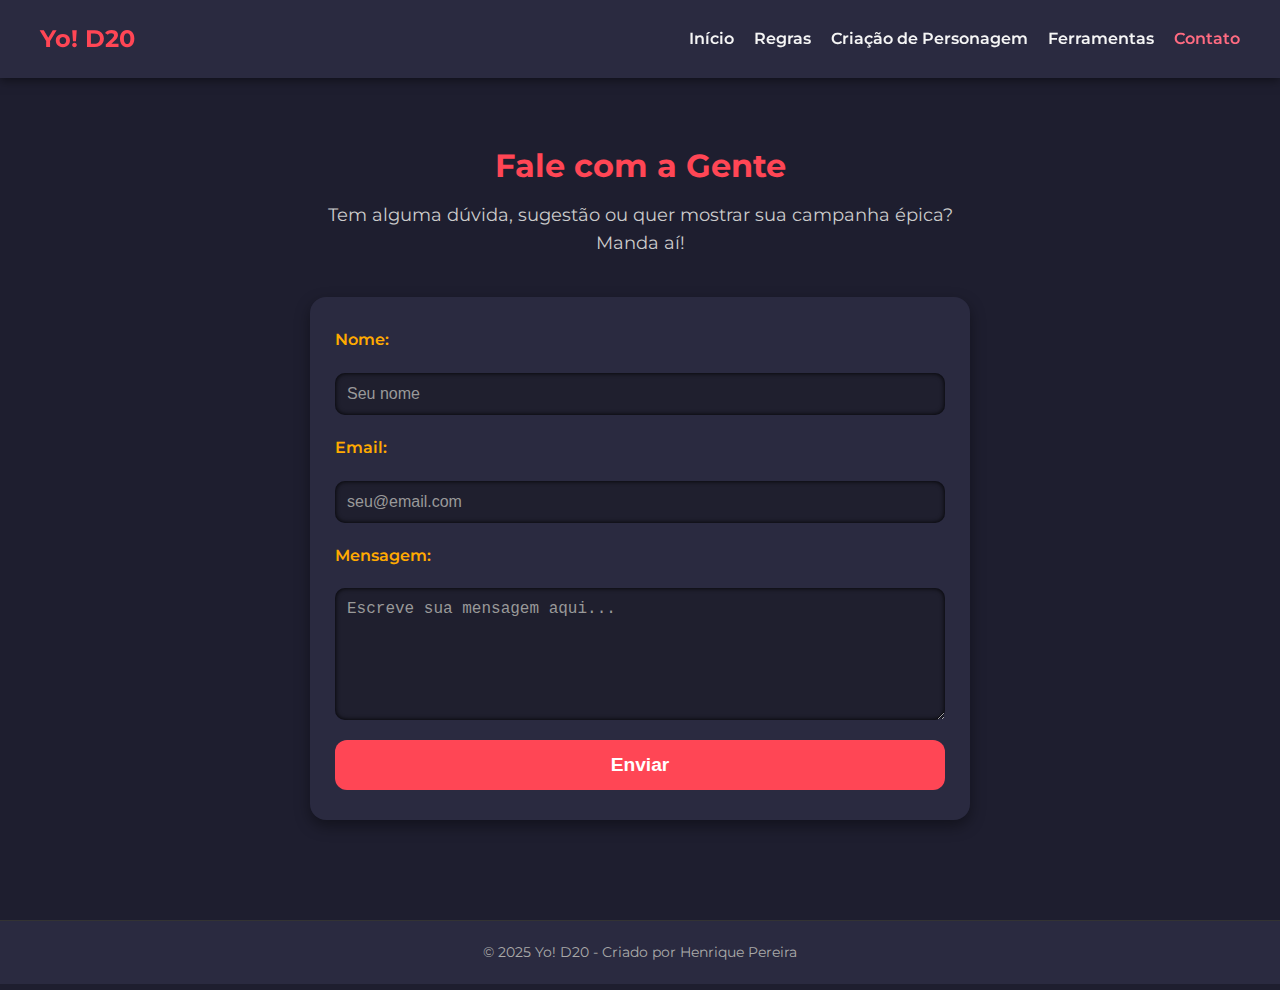
<file: contato.html>
<!DOCTYPE html>
<html lang="pt-br">
<head>
    <meta charset="UTF-8">
    <meta name="viewport" content="width=device-width, initial-scale=1.0">
    <title>Contato - Yo! D20</title>
    <link rel="stylesheet" href="style.css">
    <link rel="shortcut icon" href="https://wallpapers.com/images/hd/red-d20-dice-icon-4xdi6uhmnfam2pvj.jpg" type="image/x-icon">
    <link href="https://fonts.googleapis.com/css2?family=Montserrat:wght@400;700&display=swap" rel="stylesheet">
</head>
<body>
    <header>
        <div id="logo">
            <h1>Yo! D20</h1>
        </div>
        <nav>
            <ul>
                <li><a href="index.html">Início</a></li>
                <li><a href="regras.html">Regras</a></li>
                <li><a href="criar.html">Criação de Personagem</a></li>
                <li><a href="ferramentas.html">Ferramentas</a></li>
                <li><a class="active" href="contato.html">Contato</a></li>
            </ul>
        </nav>
    </header>

    <main class="contato-main">
        <section class="contato-intro">
            <h2>Fale com a Gente</h2>
            <p>Tem alguma dúvida, sugestão ou quer mostrar sua campanha épica? Manda aí!</p>
        </section>

        <form class="form-contato" method="post" action="#">
            <label for="nome">Nome:</label>
            <input type="text" id="nome" name="nome" placeholder="Seu nome" required>

            <label for="email">Email:</label>
            <input type="email" id="email" name="email" placeholder="seu@email.com" required>

            <label for="mensagem">Mensagem:</label>
            <textarea id="mensagem" name="mensagem" placeholder="Escreve sua mensagem aqui..." rows="6" required></textarea>

            <button type="submit">Enviar</button>
        </form>
    </main>

    <footer>
        <p>&copy; 2025 Yo! D20 - Criado por Henrique Pereira</p>
    </footer>
</body>
</html>
</file>
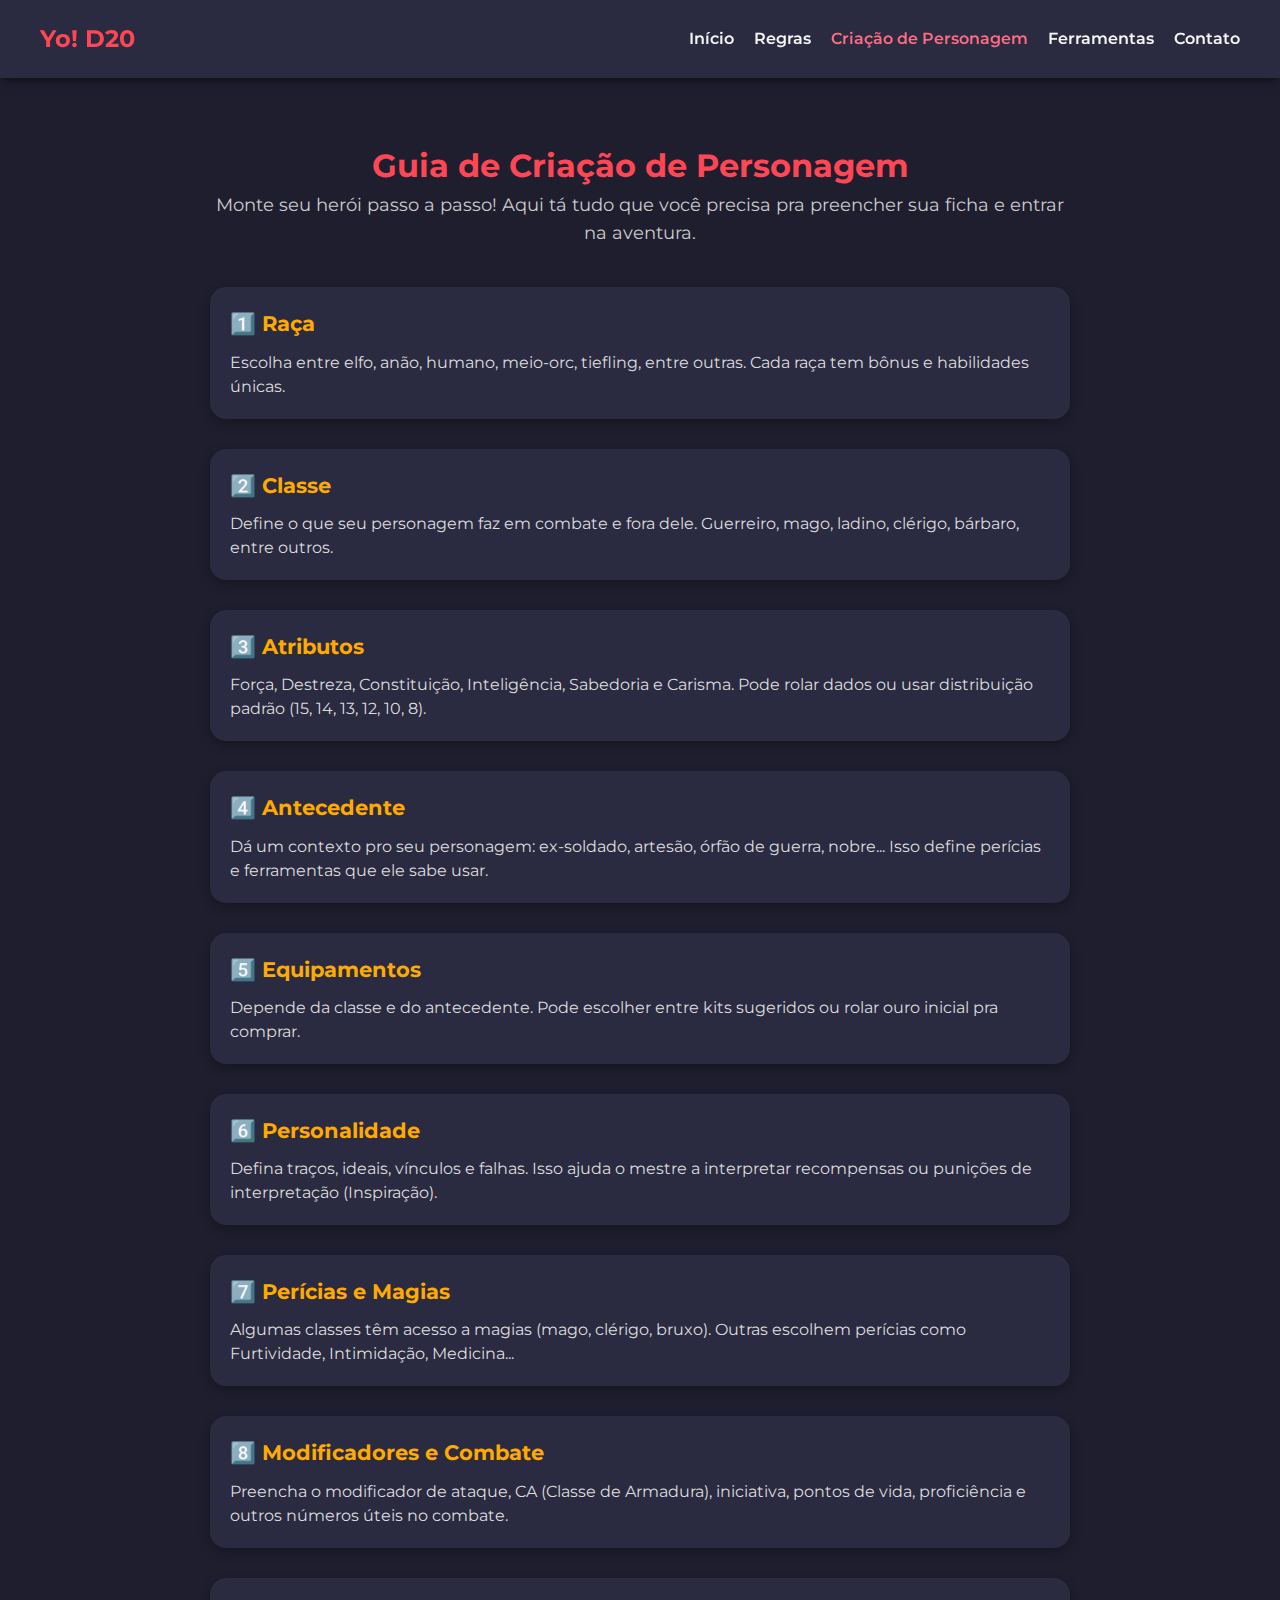
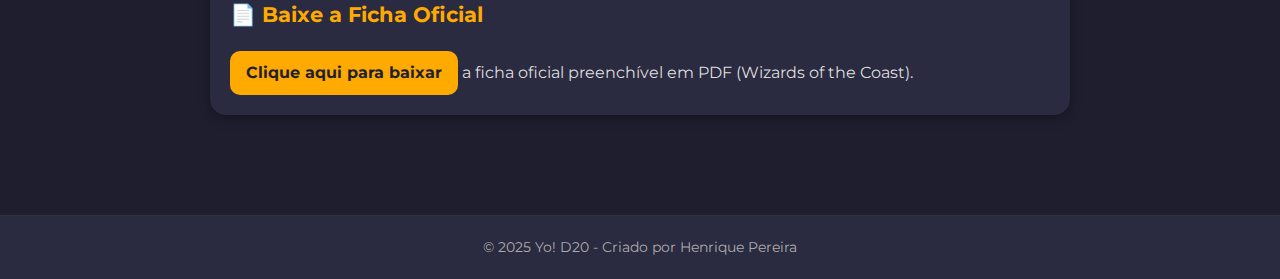
<file: criar.html>
<!DOCTYPE html>
<html lang="pt-br">
<head>
    <meta charset="UTF-8">
    <meta name="viewport" content="width=device-width, initial-scale=1.0">
    <title>Criação de Personagem - Yo! D20</title>
    <link rel="stylesheet" href="style.css">
    <link rel="shortcut icon" href="https://wallpapers.com/images/hd/red-d20-dice-icon-4xdi6uhmnfam2pvj.jpg" type="image/x-icon">
    <link href="https://fonts.googleapis.com/css2?family=Montserrat:wght@400;700&display=swap" rel="stylesheet">
</head>
<body>
    <header>
        <div id="logo">
            <h1>Yo! D20</h1>
        </div>
        <nav>
            <ul>
                <li><a href="index.html">Início</a></li>
                <li><a href="regras.html">Regras</a></li>
                <li><a class="active" href="criar.html">Criação de Personagem</a></li>
                <li><a href="ferramentas.html">Ferramentas</a></li>
                <li><a href="contato.html">Contato</a></li>
            </ul>
        </nav>
    </header>

    <main class="criacao-main">
        <section class="criacao-intro">
            <h2>Guia de Criação de Personagem</h2>
            <p>Monte seu herói passo a passo! Aqui tá tudo que você precisa pra preencher sua ficha e entrar na aventura.</p>
        </section>

        <section class="criacao-etapas">

            <div class="etapa">
                <h3>1️⃣ Raça</h3>
                <p>Escolha entre elfo, anão, humano, meio-orc, tiefling, entre outras. Cada raça tem bônus e habilidades únicas.</p>
            </div>

            <div class="etapa">
                <h3>2️⃣ Classe</h3>
                <p>Define o que seu personagem faz em combate e fora dele. Guerreiro, mago, ladino, clérigo, bárbaro, entre outros.</p>
            </div>

            <div class="etapa">
                <h3>3️⃣ Atributos</h3>
                <p>Força, Destreza, Constituição, Inteligência, Sabedoria e Carisma. Pode rolar dados ou usar distribuição padrão (15, 14, 13, 12, 10, 8).</p>
            </div>

            <div class="etapa">
                <h3>4️⃣ Antecedente</h3>
                <p>Dá um contexto pro seu personagem: ex-soldado, artesão, órfão de guerra, nobre... Isso define perícias e ferramentas que ele sabe usar.</p>
            </div>

            <div class="etapa">
                <h3>5️⃣ Equipamentos</h3>
                <p>Depende da classe e do antecedente. Pode escolher entre kits sugeridos ou rolar ouro inicial pra comprar.</p>
            </div>

            <div class="etapa">
                <h3>6️⃣ Personalidade</h3>
                <p>Defina traços, ideais, vínculos e falhas. Isso ajuda o mestre a interpretar recompensas ou punições de interpretação (Inspiração).</p>
            </div>

            <div class="etapa">
                <h3>7️⃣ Perícias e Magias</h3>
                <p>Algumas classes têm acesso a magias (mago, clérigo, bruxo). Outras escolhem perícias como Furtividade, Intimidação, Medicina...</p>
            </div>

            <div class="etapa">
                <h3>8️⃣ Modificadores e Combate</h3>
                <p>Preencha o modificador de ataque, CA (Classe de Armadura), iniciativa, pontos de vida, proficiência e outros números úteis no combate.</p>
            </div>

            <div class="etapa">
                <h3>📄 Baixe a Ficha Oficial</h3>
                <p><a class="btn-download" href="https://drive.usercontent.google.com/u/0/uc?id=1YochPfr_kVtgxmORsDmzrXSotMfeYo4o&export=download" target="_blank">Clique aqui para baixar</a> a ficha oficial preenchível em PDF (Wizards of the Coast).</p>
            </div>
        </section>

    </main>

    <footer>
        <p>&copy; 2025 Yo! D20 - Criado por Henrique Pereira</p>
    </footer>
</body>
</html>
</file>
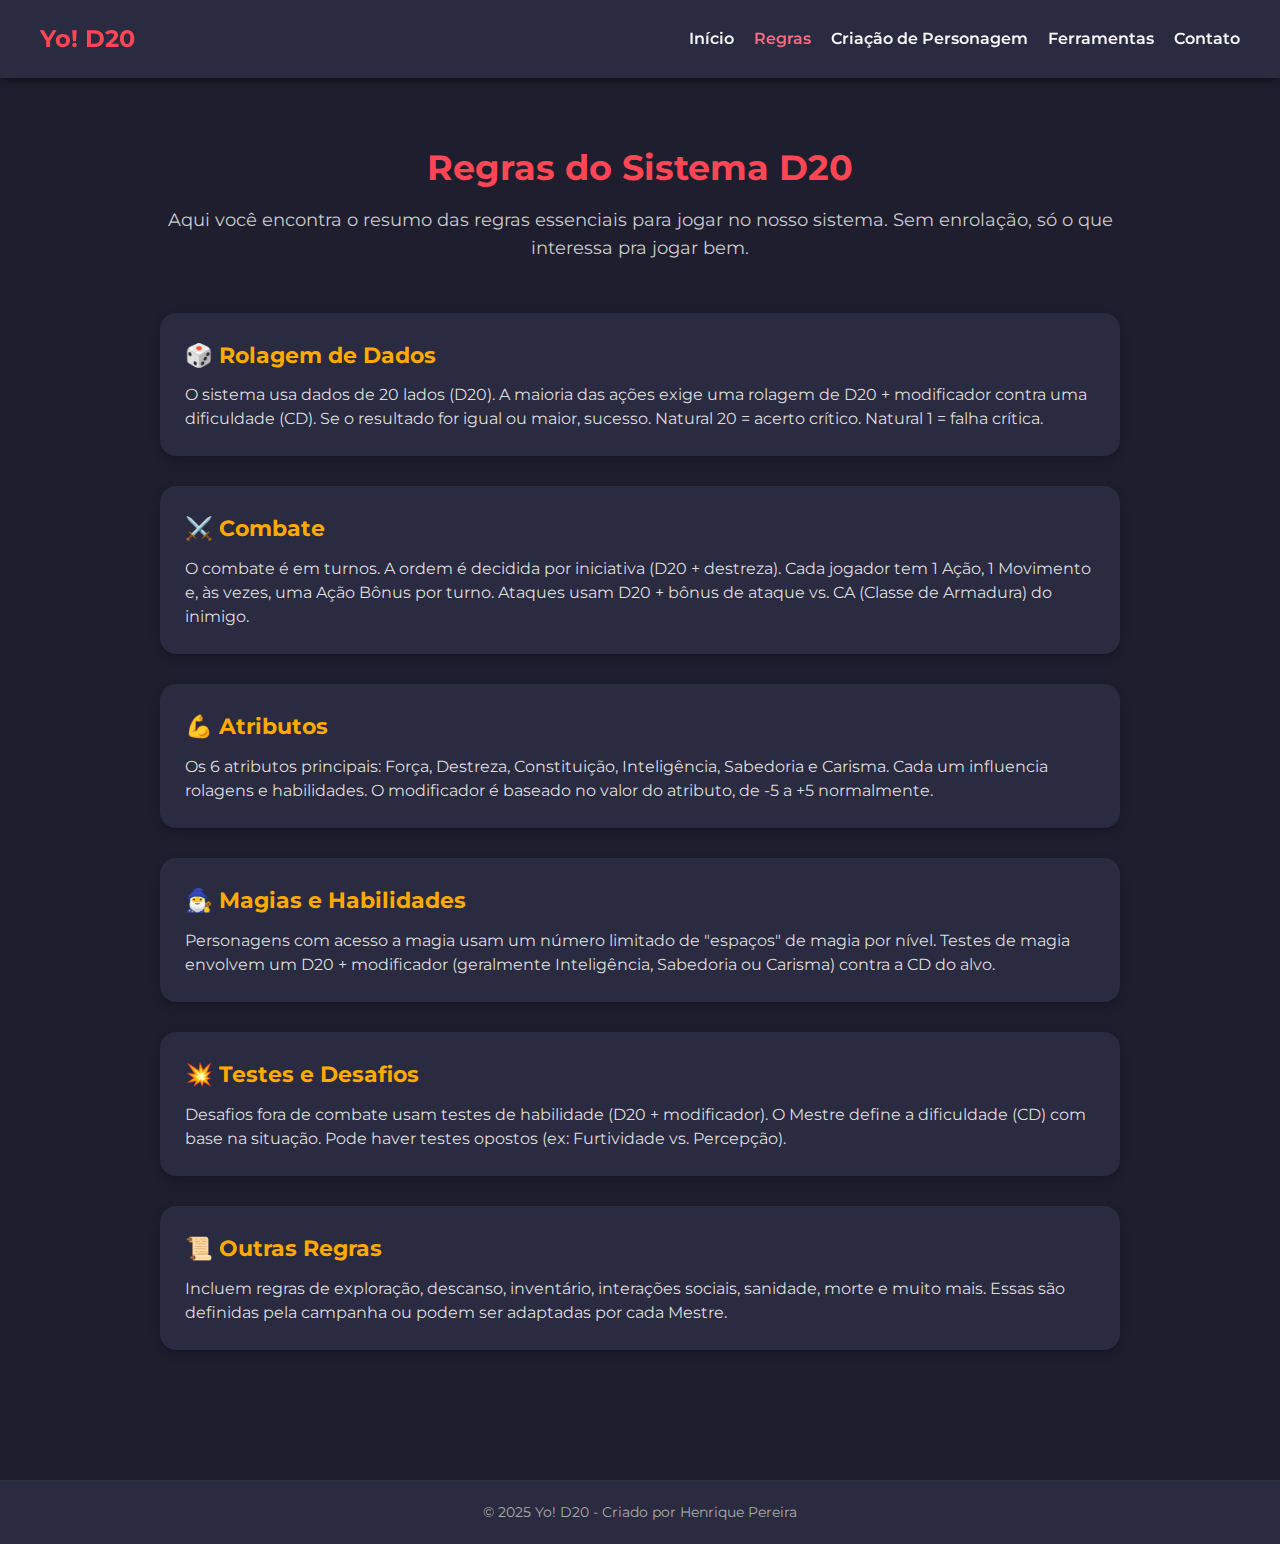
<file: regras.html>
<!DOCTYPE html>
<html lang="pt-br">
<head>
    <meta charset="UTF-8">
    <meta name="viewport" content="width=device-width, initial-scale=1.0">
    <title>Regras - Yo! D20</title>
    <link rel="stylesheet" href="style.css">
    <link rel="shortcut icon" href="https://wallpapers.com/images/hd/red-d20-dice-icon-4xdi6uhmnfam2pvj.jpg" type="image/x-icon">
    <link href="https://fonts.googleapis.com/css2?family=Montserrat:wght@400;700&display=swap" rel="stylesheet">
</head>
<body>
    <header>
        <div id="logo">
            <h1>Yo! D20</h1>
        </div>
        <nav>
            <ul>
                <li><a href="index.html">Início</a></li>
                <li><a class="active" href="regras.html">Regras</a></li>
                <li><a href="criar.html">Criação de Personagem</a></li>
                <li><a href="ferramentas.html">Ferramentas</a></li>
                <li><a href="contato.html">Contato</a></li>
            </ul>
        </nav>
    </header>

    <main class="regras-main">
        <section class="regras-intro">
            <h2>Regras do Sistema D20</h2>
            <p>Aqui você encontra o resumo das regras essenciais para jogar no nosso sistema. Sem enrolação, só o que interessa pra jogar bem.</p>
        </section>

        <section class="regra-bloco">
            <h3>🎲 Rolagem de Dados</h3>
            <p>O sistema usa dados de 20 lados (D20). A maioria das ações exige uma rolagem de D20 + modificador contra uma dificuldade (CD). Se o resultado for igual ou maior, sucesso. Natural 20 = acerto crítico. Natural 1 = falha crítica.</p>
        </section>

        <section class="regra-bloco">
            <h3>⚔️ Combate</h3>
            <p>O combate é em turnos. A ordem é decidida por iniciativa (D20 + destreza). Cada jogador tem 1 Ação, 1 Movimento e, às vezes, uma Ação Bônus por turno. Ataques usam D20 + bônus de ataque vs. CA (Classe de Armadura) do inimigo.</p>
        </section>

        <section class="regra-bloco">
            <h3>💪 Atributos</h3>
            <p>Os 6 atributos principais: Força, Destreza, Constituição, Inteligência, Sabedoria e Carisma. Cada um influencia rolagens e habilidades. O modificador é baseado no valor do atributo, de -5 a +5 normalmente.</p>
        </section>

        <section class="regra-bloco">
            <h3>🧙‍♂️ Magias e Habilidades</h3>
            <p>Personagens com acesso a magia usam um número limitado de "espaços" de magia por nível. Testes de magia envolvem um D20 + modificador (geralmente Inteligência, Sabedoria ou Carisma) contra a CD do alvo.</p>
        </section>

        <section class="regra-bloco">
            <h3>💥 Testes e Desafios</h3>
            <p>Desafios fora de combate usam testes de habilidade (D20 + modificador). O Mestre define a dificuldade (CD) com base na situação. Pode haver testes opostos (ex: Furtividade vs. Percepção).</p>
        </section>

        <section class="regra-bloco">
            <h3>📜 Outras Regras</h3>
            <p>Incluem regras de exploração, descanso, inventário, interações sociais, sanidade, morte e muito mais. Essas são definidas pela campanha ou podem ser adaptadas por cada Mestre.</p>
        </section>
    </main>

    <footer>
        <p>&copy; 2025 Yo! D20 - Criado por Henrique Pereira</p>
    </footer>
</body>
</html>
</file>
<file: style.css>
/* RESET BÁSICO */
* {
    margin: 0;
    padding: 0;
    box-sizing: border-box;
}

body {
    font-family: 'Montserrat', sans-serif;
    background-color: #1e1e2f;
    color: #f5f5f5;
    line-height: 1.6;
    padding-top: 80px;
}

header {
    background-color: #2a2a40;
    color: #fff;
    padding: 20px 40px;
    position: fixed;
    top: 0;
    width: 100%;
    z-index: 10;
    box-shadow: 0 2px 10px rgba(0, 0, 0, 0.5);
    display: flex;
    justify-content: space-between;
    align-items: center;
}

#logo h1 {
    font-size: 24px;
    color: #ff4655;
}

nav ul {
    list-style: none;
    display: flex;
    gap: 20px;
}

nav a {
    text-decoration: none;
    color: #f5f5f5;
    font-weight: 600;
    transition: color 0.3s;
}

nav a:hover,
nav a.active {
    color: #ff6b81;
}

main {
    padding: 40px;
    max-width: 1000px;
    margin: auto;
}

footer {
    text-align: center;
    padding: 20px;
    background-color: #2a2a40;
    color: #aaa;
    margin-top: 40px;
    font-size: 0.9em;
    border-top: 1px solid #333;
}

/* OPCIONAL: adicionar responsividade */
@media (max-width: 768px) {
    nav ul {
        flex-direction: column;
        gap: 10px;
    }

    header {
        flex-direction: column;
        align-items: flex-start;
    }

    main {
        padding: 20px;
    }
}
/* INDEX: ESTILO DO CONTEÚDO PRINCIPAL */

.index-main {
    padding: 60px 20px;
    max-width: 1200px;
    margin: auto;
}

.intro {
    text-align: center;
    margin-bottom: 60px;
}

.intro h2 {
    font-size: 2.5rem;
    color: #ff4655;
    margin-bottom: 10px;
}

.intro p {
    color: #ccc;
    font-size: 1.2rem;
}

.resumo-container {
    display: grid;
    grid-template-columns: repeat(auto-fit, minmax(260px, 1fr));
    gap: 30px;
}

.resumo-card {
    background-color: #2a2a40;
    padding: 20px;
    border-radius: 16px;
    text-align: center;
    box-shadow: 0 4px 10px rgba(0, 0, 0, 0.4);
    transition: transform 0.3s ease, box-shadow 0.3s ease;
}

.resumo-card:hover {
    transform: scale(1.05);
    box-shadow: 0 6px 16px rgba(0, 0, 0, 0.6);
}

.resumo-card img {
    width: 64px;
    height: 64px;
    margin-bottom: 15px;
    filter: drop-shadow(0 0 4px #ff4655aa);
}

.resumo-card h3 {
    color: #f5f5f5;
    font-size: 1.4rem;
    margin-bottom: 10px;
}

.resumo-card p {
    font-size: 1rem;
    color: #ccc;
    margin-bottom: 15px;
}

.resumo-card a {
    text-decoration: none;
    color: #ff6b81;
    font-weight: bold;
    transition: color 0.2s;
}

.resumo-card a:hover {
    color: #ffaa00;
}
/* REGRAS PAGE */

.regras-main {
    max-width: 1000px;
    margin: auto;
    padding: 60px 20px;
}

.regras-intro {
    text-align: center;
    margin-bottom: 50px;
}

.regras-intro h2 {
    font-size: 2.2rem;
    color: #ff4655;
    margin-bottom: 10px;
}

.regras-intro p {
    color: #ccc;
    font-size: 1.1rem;
}

.regra-bloco {
    background-color: #2a2a40;
    margin-bottom: 30px;
    padding: 25px;
    border-radius: 16px;
    box-shadow: 0 4px 10px rgba(0, 0, 0, 0.3);
    transition: background-color 0.3s ease;
}

.regra-bloco:hover {
    background-color: #33334d;
}

.regra-bloco h3 {
    color: #ffaa00;
    margin-bottom: 10px;
    font-size: 1.4rem;
}

.regra-bloco p {
    color: #ddd;
    line-height: 1.5;
}
/* FERRAMENTAS PAGE */

.ferramentas-main {
    max-width: 1100px;
    margin: auto;
    padding: 60px 20px;
}

.ferramentas-intro {
    text-align: center;
    margin-bottom: 50px;
}

.ferramentas-intro h2 {
    font-size: 2.2rem;
    color: #ff4655;
    margin-bottom: 10px;
}

.ferramentas-intro p {
    color: #ccc;
    font-size: 1.1rem;
}

.ferramenta-lista {
    display: grid;
    grid-template-columns: repeat(auto-fit, minmax(260px, 1fr));
    gap: 30px;
}

.ferramenta-card {
    background-color: #2a2a40;
    padding: 20px;
    border-radius: 16px;
    text-align: center;
    box-shadow: 0 4px 10px rgba(0, 0, 0, 0.4);
    transition: transform 0.3s ease;
}

.ferramenta-card:hover {
    transform: scale(1.05);
}

.ferramenta-card img {
    width: 60px;
    height: 60px;
    margin-bottom: 15px;
    filter: drop-shadow(0 0 5px #ff4655aa);
}

.ferramenta-card h3 {
    font-size: 1.3rem;
    color: #ffaa00;
    margin-bottom: 10px;
}

.ferramenta-card p {
    font-size: 1rem;
    color: #ddd;
    line-height: 1.5;
}
/* CONTATO PAGE */

.contato-main {
    max-width: 700px;
    margin: auto;
    padding: 60px 20px;
}

.contato-intro {
    text-align: center;
    margin-bottom: 40px;
}

.contato-intro h2 {
    font-size: 2rem;
    color: #ff4655;
    margin-bottom: 10px;
}

.contato-intro p {
    font-size: 1.1rem;
    color: #ccc;
}

.form-contato {
    display: flex;
    flex-direction: column;
    gap: 20px;
}

.form-contato label {
    color: #ffaa00;
    font-weight: 600;
}

.form-contato input,
.form-contato textarea {
    padding: 12px;
    border: none;
    border-radius: 10px;
    font-size: 1rem;
    background-color: #1f1f2e;
    color: #fff;
    box-shadow: inset 0 0 5px #000;
}

.form-contato input::placeholder,
.form-contato textarea::placeholder {
    color: #999;
}

.form-contato button {
    padding: 12px;
    border: none;
    border-radius: 10px;
    background-color: #ff4655;
    color: #fff;
    font-size: 1.1rem;
    font-weight: bold;
    cursor: pointer;
    transition: background-color 0.3s ease;
}

.form-contato button:hover {
    background-color: #e03a47;
}
/* CRIACAO DE PERSONAGEM */

.criacao-main {
    max-width: 900px;
    margin: auto;
    padding: 60px 20px;
}

.criacao-intro {
    text-align: center;
    margin-bottom: 40px;
}

.criacao-intro h2 {
    font-size: 2rem;
    color: #ff4655;
}

.criacao-intro p {
    color: #ccc;
    font-size: 1.1rem;
}

.criacao-etapas {
    display: flex;
    flex-direction: column;
    gap: 30px;
}

.etapa {
    background-color: #2a2a40;
    padding: 20px;
    border-radius: 16px;
    box-shadow: 0 4px 12px rgba(0, 0, 0, 0.3);
}

.etapa h3 {
    color: #ffaa00;
    font-size: 1.3rem;
    margin-bottom: 10px;
}

.etapa p {
    color: #ddd;
    line-height: 1.5;
}

.btn-download {
    display: inline-block;
    margin-top: 10px;
    padding: 10px 16px;
    background-color: #ffaa00;
    color: #1f1f2e;
    font-weight: bold;
    border-radius: 10px;
    text-decoration: none;
    transition: background-color 0.3s ease;
}

.btn-download:hover {
    background-color: #ffcc33;
}
/* FORMULÁRIO DE FICHA */

.form-ficha-main {
    max-width: 700px;
    margin: auto;
    padding: 60px 20px;
}

.form-ficha-main h2 {
    text-align: center;
    color: #ff4655;
    margin-bottom: 30px;
}

form {
    background-color: #2a2a40;
    padding: 30px 25px;
    border-radius: 16px;
    box-shadow: 0 6px 15px rgba(0,0,0,0.4);
    display: flex;
    flex-direction: column;
    gap: 20px;
}

label {
    color: #ffaa00;
    font-weight: 600;
}

input[type="text"],
input[type="number"],
select,
textarea {
    padding: 12px;
    border: none;
    border-radius: 10px;
    background-color: #1f1f2e;
    color: #eee;
    font-size: 1rem;
    box-shadow: inset 0 0 5px #000;
}

input::placeholder,
textarea::placeholder {
    color: #999;
}

fieldset {
    border: 1px solid #ffaa00;
    border-radius: 12px;
    padding: 15px 20px;
    color: #ddd;
    display: grid;
    grid-template-columns: repeat(auto-fit,minmax(90px,1fr));
    gap: 15px;
}

legend {
    padding: 0 10px;
    font-weight: 700;
    color: #ffaa00;
}

button[type="submit"] {
    background-color: #ff4655;
    border: none;
    padding: 14px;
    font-weight: 700;
    font-size: 1.2rem;
    color: #fff;
    border-radius: 12px;
    cursor: pointer;
    transition: background-color 0.3s ease;
}

button[type="submit"]:hover {
    background-color: #e03a47;
}
</file>
